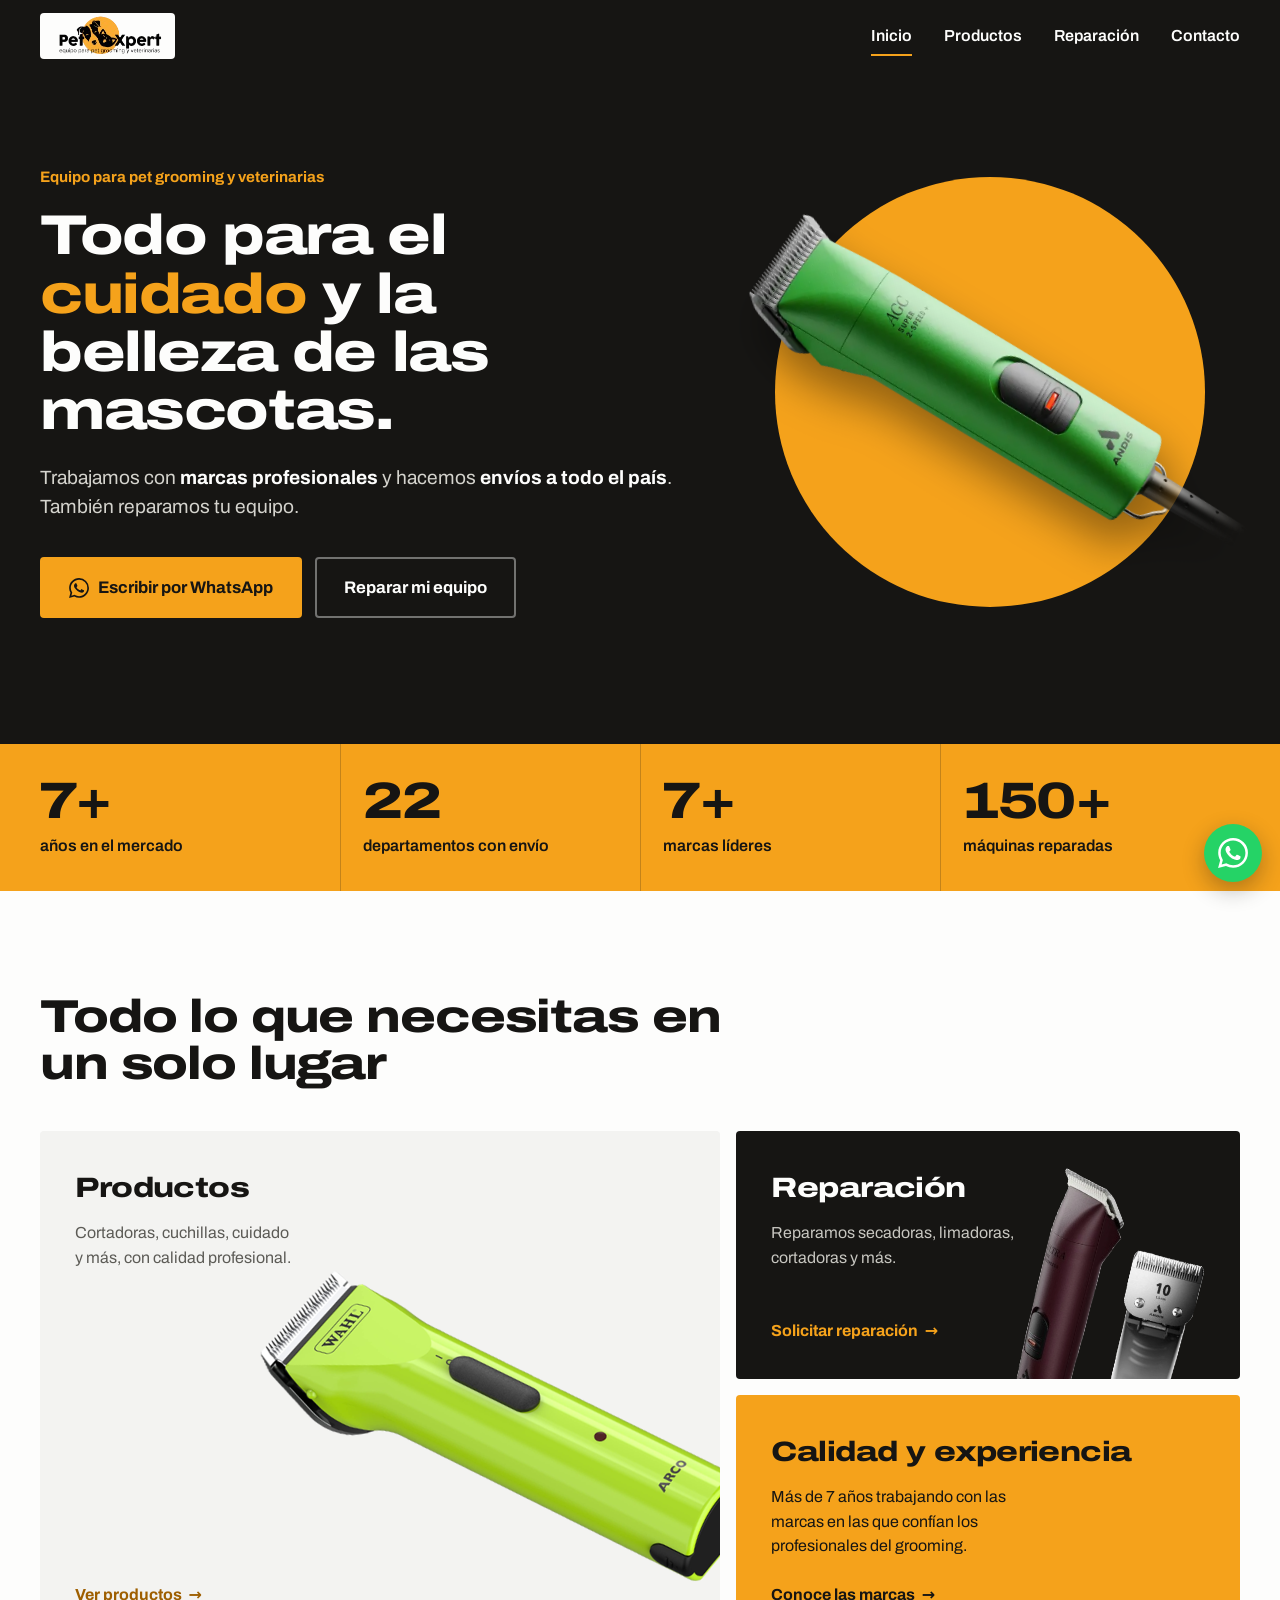
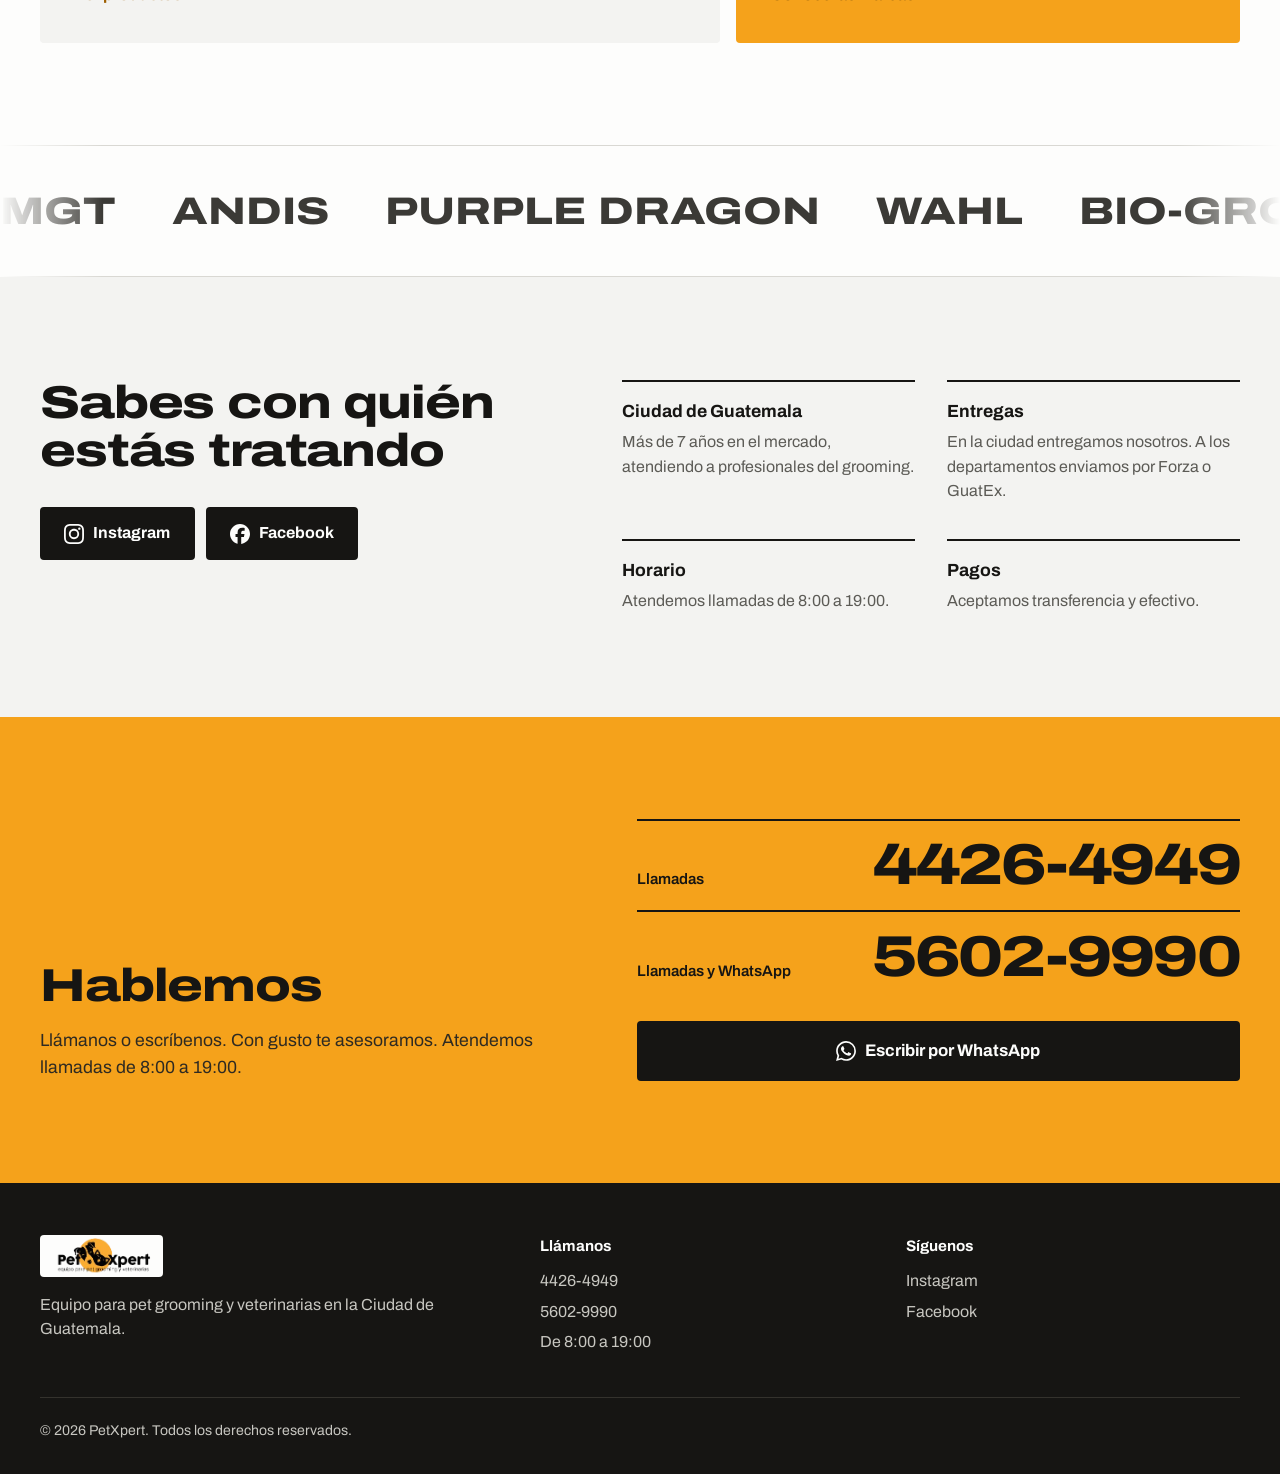
<file: petxpert-web/index.html>
<!doctype html>
<html lang="es">
<head>
  <meta charset="utf-8">
  <meta name="viewport" content="width=device-width, initial-scale=1">
  <title>PetXpert | Equipo para pet grooming y veterinarias en Guatemala</title>
  <meta name="description" content="Equipo para grooming, baño de perros y veterinaria en Guatemala. Reparación de secadoras, limadoras y cortadoras. Envíos a todo el país. Tel: 4426-4949 / 5602-9990.">
  <meta name="keywords" content="reparación, veterinaria, grooming, baño perros, secadoras, Guatemala, PetXpert, PetXpert Guatemala">
  <meta name="theme-color" content="#f5a21b">
  <link rel="icon" href="/favicon.ico" sizes="any">
  <link rel="icon" type="image/png" sizes="48x48" href="assets/icon-48.png">
  <link rel="icon" type="image/png" sizes="192x192" href="assets/icon-192.png">
  <link rel="apple-touch-icon" href="assets/apple-touch-icon.png">
  <link rel="canonical" href="https://pet-xpert.com/">
  <link rel="preload" as="image" href="assets/andis-pro.png" fetchpriority="high">
  <script>document.documentElement.classList.add("js")</script>
  <link rel="preload" href="fonts/archivo.woff2" as="font" type="font/woff2" crossorigin>
  <link rel="stylesheet" href="styles.css">
  <meta property="og:type" content="website">
  <meta property="og:title" content="PetXpert | Equipo para pet grooming y veterinarias en Guatemala">
  <meta property="og:description" content="Equipo para grooming, baño de perros y veterinaria en Guatemala. Reparación de secadoras, limadoras y cortadoras. Envíos a todo el país. Tel: 4426-4949 / 5602-9990.">
  <meta property="og:url" content="https://pet-xpert.com/">
  <meta property="og:site_name" content="PetXpert">
  <meta property="og:image" content="https://pet-xpert.com/assets/icon-512.png">
  <script type="application/ld+json">
  {
    "@context": "https://schema.org",
    "@type": "Store",
    "name": "PetXpert",
    "alternateName": "PetXpert Guatemala",
    "url": "https://pet-xpert.com/",
    "logo": "https://pet-xpert.com/assets/icon-512.png",
    "image": "https://pet-xpert.com/assets/icon-512.png",
    "description": "Equipo para pet grooming y veterinarias. Envíos a toda Guatemala. Reparación de secadoras, limadoras, cortadoras y más.",
    "telephone": ["+50244264949", "+50256029990"],
    "address": { "@type": "PostalAddress", "addressLocality": "Ciudad de Guatemala", "addressCountry": "GT" },
    "paymentAccepted": "Efectivo, transferencia",
    "sameAs": ["https://www.instagram.com/petxpertguate/", "https://www.facebook.com/PetXpertGT/"],
    "areaServed": { "@type": "Country", "name": "Guatemala" }
  }
  </script>
  <script type="application/ld+json">
  {
    "@context": "https://schema.org",
    "@type": "WebSite",
    "name": "PetXpert",
    "alternateName": "PetXpert Guatemala",
    "url": "https://pet-xpert.com/"
  }
  </script>
</head>
<body>
  <a class="skip" href="#contenido">Saltar al contenido</a>

  <header class="header" id="top">
    <div class="wrap header-row">
      <a href="index.html" class="brand" aria-label="PetXpert, inicio">
        <img src="assets/logo.png" alt="PetXpert, equipo para pet grooming y veterinarias" width="134" height="46">
      </a>
      <nav class="nav" id="nav" aria-label="Principal">
        <a href="index.html" aria-current="page">Inicio</a>
        <a href="productos.html">Productos</a>
        <a href="reparacion.html">Reparación</a>
        <a href="index.html#contacto">Contacto</a>
      </nav>
      <button class="burger" id="burger" aria-label="Abrir menú" aria-expanded="false" aria-controls="nav"><span></span><span></span><span></span></button>
    </div>
  </header>

  <main id="contenido">
    <section class="hero">
      <div class="wrap hero-grid">
        <div class="hero-copy">
          <p class="kicker reveal">Equipo para pet grooming y veterinarias</p>
          <h1 class="reveal">Todo para el <em>cuidado</em> y la belleza de las mascotas.</h1>
          <p class="lead reveal">Trabajamos con <strong>marcas profesionales</strong> y hacemos <strong>envíos a todo el país</strong>. También reparamos tu equipo.</p>
          <div class="hero-cta reveal">
            <a class="btn btn-lg" href="https://wa.me/50256029990?text=Hola%20PetXpert%2C%20quisiera%20informaci%C3%B3n" target="_blank" rel="noopener"><svg viewBox="0 0 24 24" aria-hidden="true"><path fill="currentColor" d="M17.472 14.382c-.297-.149-1.758-.867-2.03-.967-.273-.099-.471-.148-.67.15-.197.297-.767.966-.94 1.164-.173.199-.347.223-.644.075-.297-.15-1.255-.463-2.39-1.475-.883-.788-1.48-1.761-1.653-2.059-.173-.297-.018-.458.13-.606.134-.133.298-.347.446-.52.149-.174.198-.298.298-.497.099-.198.05-.371-.025-.52-.075-.149-.669-1.612-.916-2.207-.242-.579-.487-.5-.669-.51-.173-.008-.371-.01-.57-.01-.198 0-.52.074-.792.372-.272.297-1.04 1.016-1.04 2.479 0 1.462 1.065 2.875 1.213 3.074.149.198 2.096 3.2 5.077 4.487.709.306 1.262.489 1.694.625.712.227 1.36.195 1.871.118.571-.085 1.758-.719 2.006-1.413.248-.694.248-1.289.173-1.413-.074-.124-.272-.198-.57-.347m-5.421 7.403h-.004a9.87 9.87 0 01-5.031-1.378l-.361-.214-3.741.982.998-3.648-.235-.374a9.86 9.86 0 01-1.51-5.26c.001-5.45 4.436-9.884 9.888-9.884 2.64 0 5.122 1.03 6.988 2.898a9.825 9.825 0 012.893 6.994c-.003 5.45-4.437 9.884-9.885 9.884m8.413-18.297A11.815 11.815 0 0012.05 0C5.495 0 .16 5.335.157 11.892c0 2.096.547 4.142 1.588 5.945L.057 24l6.305-1.654a11.882 11.882 0 005.683 1.448h.005c6.554 0 11.89-5.335 11.893-11.893a11.821 11.821 0 00-3.48-8.413Z"/></svg>Escribir por WhatsApp</a>
            <a class="btn btn-lg btn-ghost" href="reparacion.html">Reparar mi equipo</a>
          </div>
        </div>
        <div class="hero-art" aria-hidden="true">
          <span class="disc"></span>
          <img class="hero-product" src="assets/andis-pro.png" alt="" width="780" height="920" fetchpriority="high">
        </div>
      </div>
    </section>

    <section class="stats" aria-label="PetXpert en números">
      <div class="wrap stats-grid">
        <div class="stat"><b>7+</b><span>años en el mercado</span></div>
        <div class="stat"><b>22</b><span>departamentos con envío</span></div>
        <div class="stat"><b>7+</b><span>marcas líderes</span></div>
        <div class="stat"><b>150+</b><span>máquinas reparadas</span></div>
      </div>
    </section>

    <section class="section" id="descubre">
      <div class="wrap">
        <h2 class="section-title reveal">Todo lo que necesitas en un solo lugar</h2>
        <div class="bento">
          <a class="cell cell-products reveal" href="productos.html">
            <h3>Productos</h3>
            <p>Cortadoras, cuchillas, cuidado y más, con calidad profesional.</p>
            <span class="more">Ver productos <span>→</span></span>
            <img src="assets/wahl-arco.png" alt="" width="640" height="640" loading="lazy">
          </a>
          <a class="cell cell-repair reveal" href="reparacion.html">
            <h3>Reparación</h3>
            <p>Reparamos secadoras, limadoras, cortadoras y más.</p>
            <span class="more">Solicitar reparación <span>→</span></span>
            <img src="assets/andis-proclip.png" alt="" width="351" height="407" loading="lazy">
          </a>
          <a class="cell cell-quality reveal" href="#marcas">
            <h3>Calidad y experiencia</h3>
            <p>Más de 7 años trabajando con las marcas en las que confían los profesionales del grooming.</p>
            <span class="more">Conoce las marcas <span>→</span></span>
          </a>
        </div>
      </div>
    </section>

    <section class="brands" id="marcas" aria-label="Marcas que manejamos">
      <div class="marquee-track">
        <span>MGT</span><span>ANDIS</span><span>PURPLE DRAGON</span><span>WAHL</span><span>BIO-GROOM</span><span>MIRACLE CARE</span><span>SAFARI</span>
        <span aria-hidden="true">MGT</span><span aria-hidden="true">ANDIS</span><span aria-hidden="true">PURPLE DRAGON</span><span aria-hidden="true">WAHL</span><span aria-hidden="true">BIO-GROOM</span><span aria-hidden="true">MIRACLE CARE</span><span aria-hidden="true">SAFARI</span>
        <span aria-hidden="true">MGT</span><span aria-hidden="true">ANDIS</span><span aria-hidden="true">PURPLE DRAGON</span><span aria-hidden="true">WAHL</span><span aria-hidden="true">BIO-GROOM</span><span aria-hidden="true">MIRACLE CARE</span><span aria-hidden="true">SAFARI</span>
      </div>
    </section>

    <section class="section trust">
      <div class="wrap trust-grid">
        <div class="reveal">
          <h2>Sabes con quién estás tratando</h2>
          <div class="social">
            <a class="btn btn-dark" href="https://www.instagram.com/petxpertguate/" target="_blank" rel="noopener"><svg viewBox="0 0 24 24" aria-hidden="true"><path fill="currentColor" d="M7.0301.084c-1.2768.0602-2.1487.264-2.911.5634-.7888.3075-1.4575.72-2.1228 1.3877-.6652.6677-1.075 1.3368-1.3802 2.127-.2954.7638-.4956 1.6365-.552 2.914-.0564 1.2775-.0689 1.6882-.0626 4.947.0062 3.2586.0206 3.6671.0825 4.9473.061 1.2765.264 2.1482.5635 2.9107.308.7889.72 1.4573 1.388 2.1228.6679.6655 1.3365 1.0743 2.1285 1.38.7632.295 1.6361.4961 2.9134.552 1.2773.056 1.6884.069 4.9462.0627 3.2578-.0062 3.668-.0207 4.9478-.0814 1.28-.0607 2.147-.2652 2.9098-.5633.7889-.3086 1.4578-.72 2.1228-1.3881.665-.6682 1.0745-1.3378 1.3795-2.1284.2957-.7632.4966-1.636.552-2.9124.056-1.2809.0692-1.6898.063-4.948-.0063-3.2583-.021-3.6668-.0817-4.9465-.0607-1.2797-.264-2.1487-.5633-2.9117-.3084-.7889-.72-1.4568-1.3876-2.1228C21.2982 1.33 20.628.9208 19.8378.6165 19.074.321 18.2017.1197 16.9244.0645 15.6471.0093 15.236-.005 11.977.0014 8.718.0076 8.31.0215 7.0301.0839m.1402 21.6932c-1.17-.0509-1.8053-.2453-2.2287-.408-.5606-.216-.96-.4771-1.3819-.895-.422-.4178-.6811-.8186-.9-1.378-.1644-.4234-.3624-1.058-.4171-2.228-.0595-1.2645-.072-1.6442-.079-4.848-.007-3.2037.0053-3.583.0607-4.848.05-1.169.2456-1.805.408-2.2282.216-.5613.4762-.96.895-1.3816.4188-.4217.8184-.6814 1.3783-.9003.423-.1651 1.0575-.3614 2.227-.4171 1.2655-.06 1.6447-.072 4.848-.079 3.2033-.007 3.5835.005 4.8495.0608 1.169.0508 1.8053.2445 2.228.408.5608.216.96.4754 1.3816.895.4217.4194.6816.8176.9005 1.3787.1653.4217.3617 1.056.4169 2.2263.0602 1.2655.0739 1.645.0796 4.848.0058 3.203-.0055 3.5834-.061 4.848-.051 1.17-.245 1.8055-.408 2.2294-.216.5604-.4763.96-.8954 1.3814-.419.4215-.8181.6811-1.3783.9-.4224.1649-1.0577.3617-2.2262.4174-1.2656.0595-1.6448.072-4.8493.079-3.2045.007-3.5825-.006-4.848-.0608M16.953 5.5864A1.44 1.44 0 1 0 18.39 4.144a1.44 1.44 0 0 0-1.437 1.4424M5.8385 12.012c.0067 3.4032 2.7706 6.1557 6.173 6.1493 3.4026-.0065 6.157-2.7701 6.1506-6.1733-.0065-3.4032-2.771-6.1565-6.174-6.1498-3.403.0067-6.156 2.771-6.1496 6.1738M8 12.0077a4 4 0 1 1 4.008 3.9921A3.9996 3.9996 0 0 1 8 12.0077"/></svg>Instagram</a>
            <a class="btn btn-dark" href="https://www.facebook.com/PetXpertGT/" target="_blank" rel="noopener"><svg viewBox="0 0 24 24" aria-hidden="true"><path fill="currentColor" d="M9.101 23.691v-7.98H6.627v-3.667h2.474v-1.58c0-4.085 1.848-5.978 5.858-5.978.401 0 .955.042 1.468.103a8.68 8.68 0 0 1 1.141.195v3.325a8.623 8.623 0 0 0-.653-.036 26.805 26.805 0 0 0-.733-.009c-.707 0-1.259.096-1.675.309a1.686 1.686 0 0 0-.679.622c-.258.42-.374.995-.374 1.752v1.297h3.919l-.386 2.103-.287 1.564h-3.246v8.245C19.396 23.238 24 18.179 24 12.044c0-6.627-5.373-12-12-12s-12 5.373-12 12c0 5.628 3.874 10.35 9.101 11.647Z"/></svg>Facebook</a>
          </div>
        </div>
        <dl class="facts">
          <div class="reveal"><dt>Ciudad de Guatemala</dt><dd>Más de 7 años en el mercado, atendiendo a profesionales del grooming.</dd></div>
          <div class="reveal"><dt>Entregas</dt><dd>En la ciudad entregamos nosotros. A los departamentos enviamos por Forza o GuatEx.</dd></div>
          <div class="reveal"><dt>Horario</dt><dd>Atendemos llamadas de 8:00 a 19:00.</dd></div>
          <div class="reveal"><dt>Pagos</dt><dd>Aceptamos transferencia y efectivo.</dd></div>
        </dl>
      </div>
    </section>

    <section class="section contact" id="contacto">
      <div class="wrap contact-grid">
        <div class="intro reveal">
          <h2>Hablemos</h2>
          <p>Llámanos o escríbenos. Con gusto te asesoramos. Atendemos llamadas de 8:00 a 19:00.</p>
        </div>
        <div class="phones reveal">
          <a class="phone" href="tel:+50244264949"><small>Llamadas</small><b>4426-4949</b></a>
          <a class="phone" href="tel:+50256029990"><small>Llamadas y WhatsApp</small><b>5602-9990</b></a>
          <a class="btn btn-lg btn-dark" href="https://wa.me/50256029990?text=Hola%20PetXpert%2C%20quisiera%20informaci%C3%B3n" target="_blank" rel="noopener"><svg viewBox="0 0 24 24" aria-hidden="true"><path fill="currentColor" d="M17.472 14.382c-.297-.149-1.758-.867-2.03-.967-.273-.099-.471-.148-.67.15-.197.297-.767.966-.94 1.164-.173.199-.347.223-.644.075-.297-.15-1.255-.463-2.39-1.475-.883-.788-1.48-1.761-1.653-2.059-.173-.297-.018-.458.13-.606.134-.133.298-.347.446-.52.149-.174.198-.298.298-.497.099-.198.05-.371-.025-.52-.075-.149-.669-1.612-.916-2.207-.242-.579-.487-.5-.669-.51-.173-.008-.371-.01-.57-.01-.198 0-.52.074-.792.372-.272.297-1.04 1.016-1.04 2.479 0 1.462 1.065 2.875 1.213 3.074.149.198 2.096 3.2 5.077 4.487.709.306 1.262.489 1.694.625.712.227 1.36.195 1.871.118.571-.085 1.758-.719 2.006-1.413.248-.694.248-1.289.173-1.413-.074-.124-.272-.198-.57-.347m-5.421 7.403h-.004a9.87 9.87 0 01-5.031-1.378l-.361-.214-3.741.982.998-3.648-.235-.374a9.86 9.86 0 01-1.51-5.26c.001-5.45 4.436-9.884 9.888-9.884 2.64 0 5.122 1.03 6.988 2.898a9.825 9.825 0 012.893 6.994c-.003 5.45-4.437 9.884-9.885 9.884m8.413-18.297A11.815 11.815 0 0012.05 0C5.495 0 .16 5.335.157 11.892c0 2.096.547 4.142 1.588 5.945L.057 24l6.305-1.654a11.882 11.882 0 005.683 1.448h.005c6.554 0 11.89-5.335 11.893-11.893a11.821 11.821 0 00-3.48-8.413Z"/></svg>Escribir por WhatsApp</a>
        </div>
      </div>
    </section>
  </main>

  <footer class="footer">
    <div class="wrap">
      <div class="footer-grid">
        <div>
          <img src="assets/logo.png" alt="PetXpert" width="123" height="42" loading="lazy">
          <p>Equipo para pet grooming y veterinarias en la Ciudad de Guatemala.</p>
        </div>
        <div>
          <h3>Llámanos</h3>
          <ul>
            <li><a href="tel:+50244264949">4426-4949</a></li>
            <li><a href="tel:+50256029990">5602-9990</a></li>
            <li>De 8:00 a 19:00</li>
          </ul>
        </div>
        <div>
          <h3>Síguenos</h3>
          <ul>
            <li><a href="https://www.instagram.com/petxpertguate/" target="_blank" rel="noopener">Instagram</a></li>
            <li><a href="https://www.facebook.com/PetXpertGT/" target="_blank" rel="noopener">Facebook</a></li>
          </ul>
        </div>
      </div>
      <p class="footer-base">© <span id="year">2026</span> PetXpert. Todos los derechos reservados.</p>
    </div>
  </footer>

  <a class="wa-float" href="https://wa.me/50256029990?text=Hola%20PetXpert%2C%20quisiera%20informaci%C3%B3n" target="_blank" rel="noopener" aria-label="Escribir por WhatsApp">
    <svg viewBox="0 0 24 24" aria-hidden="true"><path fill="currentColor" d="M17.472 14.382c-.297-.149-1.758-.867-2.03-.967-.273-.099-.471-.148-.67.15-.197.297-.767.966-.94 1.164-.173.199-.347.223-.644.075-.297-.15-1.255-.463-2.39-1.475-.883-.788-1.48-1.761-1.653-2.059-.173-.297-.018-.458.13-.606.134-.133.298-.347.446-.52.149-.174.198-.298.298-.497.099-.198.05-.371-.025-.52-.075-.149-.669-1.612-.916-2.207-.242-.579-.487-.5-.669-.51-.173-.008-.371-.01-.57-.01-.198 0-.52.074-.792.372-.272.297-1.04 1.016-1.04 2.479 0 1.462 1.065 2.875 1.213 3.074.149.198 2.096 3.2 5.077 4.487.709.306 1.262.489 1.694.625.712.227 1.36.195 1.871.118.571-.085 1.758-.719 2.006-1.413.248-.694.248-1.289.173-1.413-.074-.124-.272-.198-.57-.347m-5.421 7.403h-.004a9.87 9.87 0 01-5.031-1.378l-.361-.214-3.741.982.998-3.648-.235-.374a9.86 9.86 0 01-1.51-5.26c.001-5.45 4.436-9.884 9.888-9.884 2.64 0 5.122 1.03 6.988 2.898a9.825 9.825 0 012.893 6.994c-.003 5.45-4.437 9.884-9.885 9.884m8.413-18.297A11.815 11.815 0 0012.05 0C5.495 0 .16 5.335.157 11.892c0 2.096.547 4.142 1.588 5.945L.057 24l6.305-1.654a11.882 11.882 0 005.683 1.448h.005c6.554 0 11.89-5.335 11.893-11.893a11.821 11.821 0 00-3.48-8.413Z"/></svg>
  </a>

  <script src="main.js" defer></script>
</body>
</html>
</file>
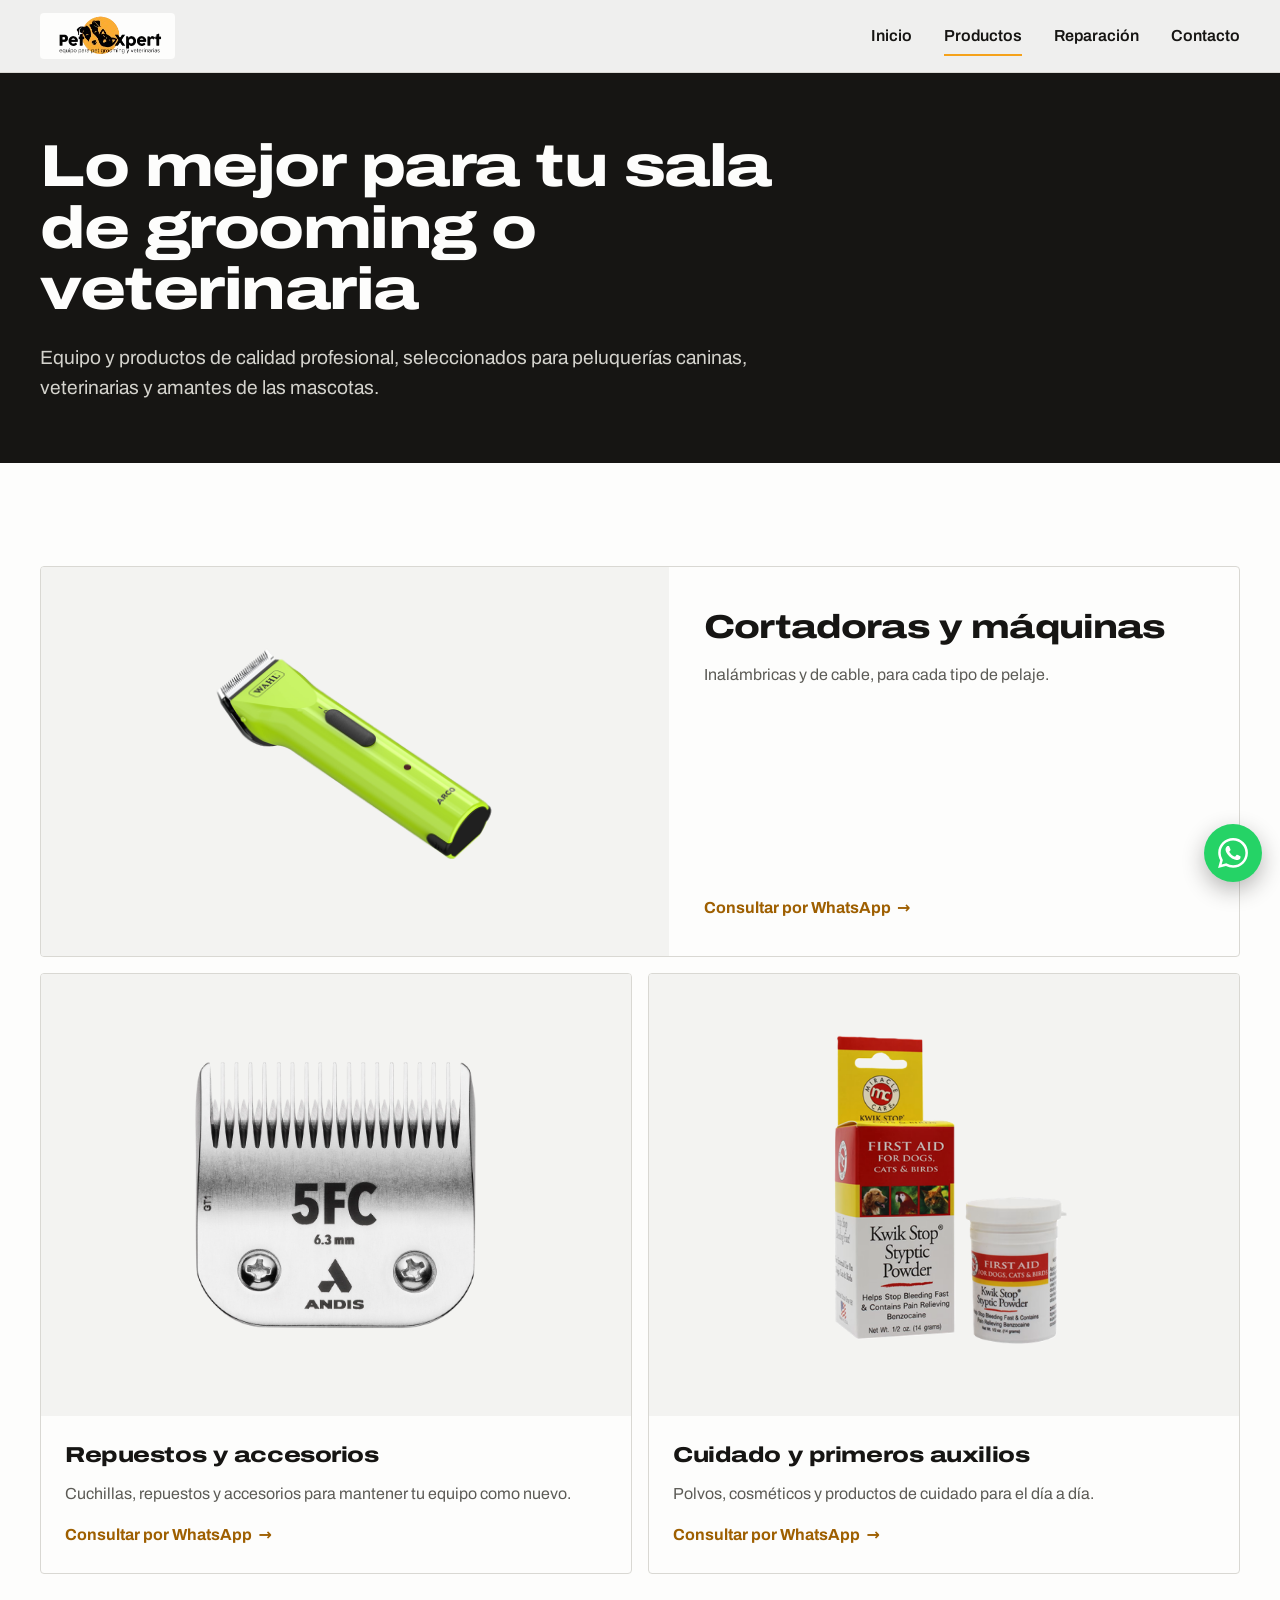
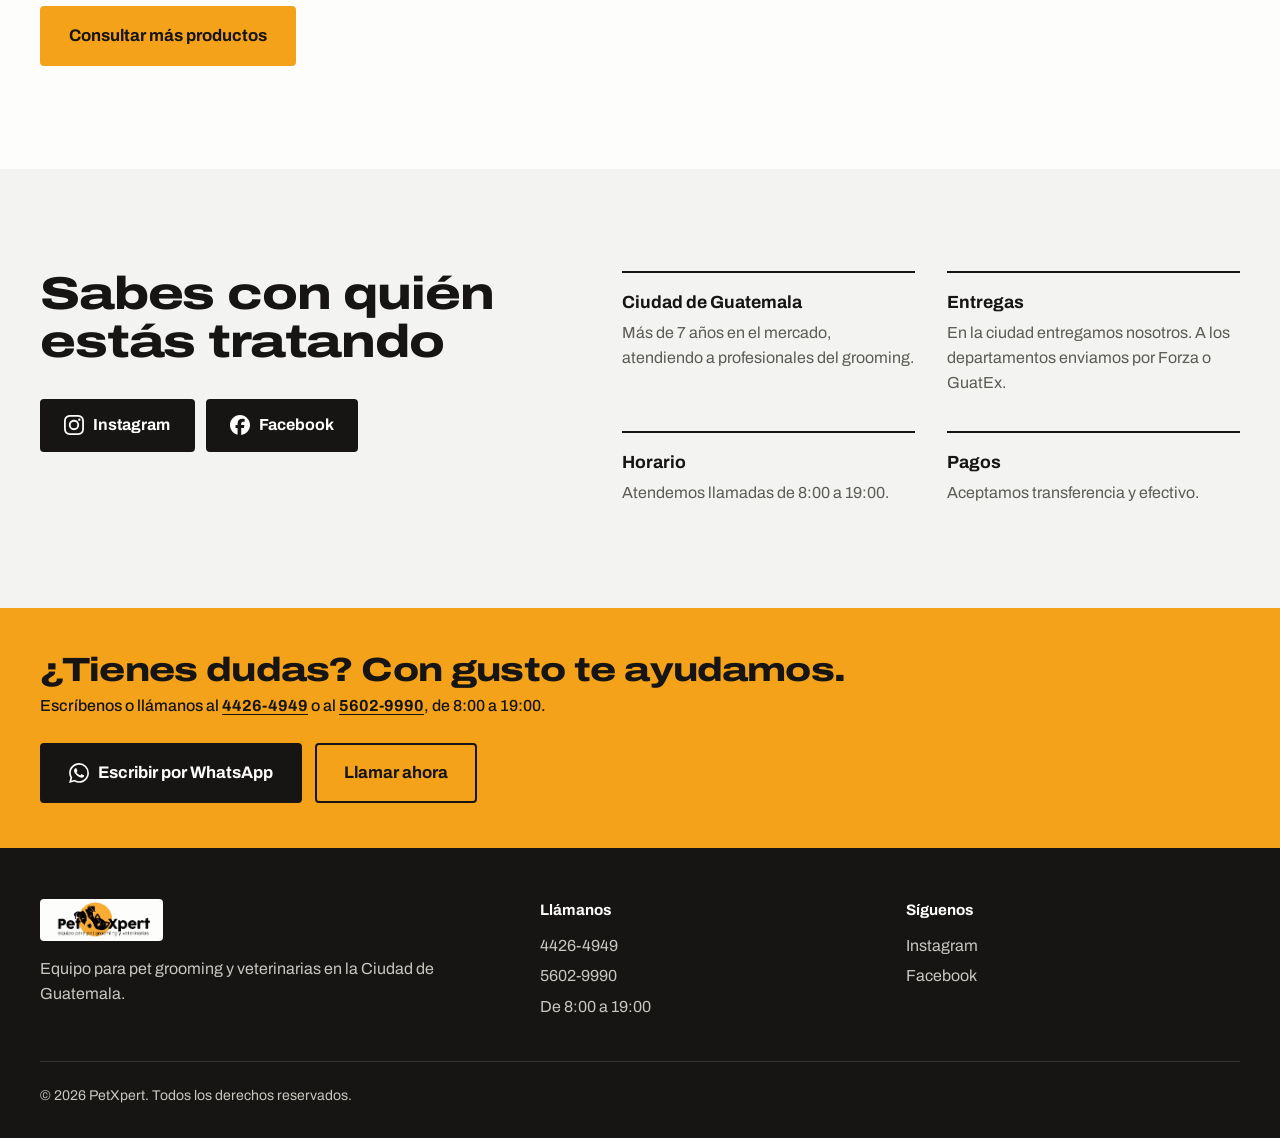
<file: petxpert-web/productos.html>
<!doctype html>
<html lang="es">
<head>
  <meta charset="utf-8">
  <meta name="viewport" content="width=device-width, initial-scale=1">
  <title>Productos | PetXpert</title>
  <meta name="description" content="Cortadoras, cuchillas, secadoras y productos para grooming, baño de perros y veterinaria. Calidad profesional con envíos a toda Guatemala.">
  <meta name="keywords" content="reparación, veterinaria, grooming, baño perros, secadoras, Guatemala, PetXpert, PetXpert Guatemala">
  <meta name="theme-color" content="#f5a21b">
  <link rel="icon" href="/favicon.ico" sizes="any">
  <link rel="icon" type="image/png" sizes="48x48" href="assets/icon-48.png">
  <link rel="icon" type="image/png" sizes="192x192" href="assets/icon-192.png">
  <link rel="apple-touch-icon" href="assets/apple-touch-icon.png">
  <link rel="canonical" href="https://pet-xpert.com/productos.html">
  <script>document.documentElement.classList.add("js")</script>
  <link rel="preload" href="fonts/archivo.woff2" as="font" type="font/woff2" crossorigin>
  <link rel="stylesheet" href="styles.css">
  <meta property="og:type" content="website">
  <meta property="og:title" content="Productos | PetXpert">
  <meta property="og:description" content="Cortadoras, cuchillas, secadoras y productos para grooming, baño de perros y veterinaria. Calidad profesional con envíos a toda Guatemala.">
  <meta property="og:url" content="https://pet-xpert.com/productos.html">
  <meta property="og:site_name" content="PetXpert">
  <meta property="og:image" content="https://pet-xpert.com/assets/icon-512.png">
</head>
<body>
  <a class="skip" href="#contenido">Saltar al contenido</a>

  <header class="header" id="top">
    <div class="wrap header-row">
      <a href="index.html" class="brand" aria-label="PetXpert, inicio">
        <img src="assets/logo.png" alt="PetXpert, equipo para pet grooming y veterinarias" width="134" height="46">
      </a>
      <nav class="nav" id="nav" aria-label="Principal">
        <a href="index.html">Inicio</a>
        <a href="productos.html" aria-current="page">Productos</a>
        <a href="reparacion.html">Reparación</a>
        <a href="index.html#contacto">Contacto</a>
      </nav>
      <button class="burger" id="burger" aria-label="Abrir menú" aria-expanded="false" aria-controls="nav"><span></span><span></span><span></span></button>
    </div>
  </header>

  <main id="contenido">
    <section class="page-hero">
      <div class="wrap">
        <h1 class="reveal">Lo mejor para tu sala de grooming o veterinaria</h1>
        <p class="lead reveal">Equipo y productos de calidad profesional, seleccionados para peluquerías caninas, veterinarias y amantes de las mascotas.</p>
      </div>
    </section>

    <section class="section" id="productos">
      <div class="wrap">
        <div class="catalog">
          <article class="item item-wide reveal">
            <div class="item-img"><img src="assets/wahl-arco.png" alt="Cortadora Wahl Arco" width="640" height="640" loading="lazy"></div>
            <div class="item-body">
              <h3>Cortadoras y máquinas</h3>
              <p>Inalámbricas y de cable, para cada tipo de pelaje.</p>
              <a class="more" href="https://wa.me/50256029990?text=Hola%20PetXpert%2C%20quisiera%20informaci%C3%B3n%20sobre%20cortadoras%20y%20m%C3%A1quinas" target="_blank" rel="noopener">Consultar por WhatsApp <span>→</span></a>
            </div>
          </article>
          <article class="item reveal">
            <div class="item-img"><img src="assets/cuchilla5fc.png" alt="Cuchilla para cortadora" width="780" height="920" loading="lazy"></div>
            <div class="item-body">
              <h3>Repuestos y accesorios</h3>
              <p>Cuchillas, repuestos y accesorios para mantener tu equipo como nuevo.</p>
              <a class="more" href="https://wa.me/50256029990?text=Hola%20PetXpert%2C%20quisiera%20informaci%C3%B3n%20sobre%20repuestos%20y%20accesorios" target="_blank" rel="noopener">Consultar por WhatsApp <span>→</span></a>
            </div>
          </article>
          <article class="item reveal">
            <div class="item-img"><img src="assets/sty-powder.png" alt="Polvo hemostático Kwik Stop" width="480" height="480" loading="lazy"></div>
            <div class="item-body">
              <h3>Cuidado y primeros auxilios</h3>
              <p>Polvos, cosméticos y productos de cuidado para el día a día.</p>
              <a class="more" href="https://wa.me/50256029990?text=Hola%20PetXpert%2C%20quisiera%20informaci%C3%B3n%20sobre%20productos%20de%20cuidado%20y%20primeros%20auxilios" target="_blank" rel="noopener">Consultar por WhatsApp <span>→</span></a>
            </div>
          </article>
        </div>
        <p class="catalog-more reveal"><a class="btn btn-lg" href="https://wa.me/50256029990?text=Hola%20PetXpert%2C%20quisiera%20consultar%20por%20m%C3%A1s%20productos" target="_blank" rel="noopener">Consultar más productos</a></p>
      </div>
    </section>

    <section class="section trust">
      <div class="wrap trust-grid">
        <div class="reveal">
          <h2>Sabes con quién estás tratando</h2>
          <div class="social">
            <a class="btn btn-dark" href="https://www.instagram.com/petxpertguate/" target="_blank" rel="noopener"><svg viewBox="0 0 24 24" aria-hidden="true"><path fill="currentColor" d="M7.0301.084c-1.2768.0602-2.1487.264-2.911.5634-.7888.3075-1.4575.72-2.1228 1.3877-.6652.6677-1.075 1.3368-1.3802 2.127-.2954.7638-.4956 1.6365-.552 2.914-.0564 1.2775-.0689 1.6882-.0626 4.947.0062 3.2586.0206 3.6671.0825 4.9473.061 1.2765.264 2.1482.5635 2.9107.308.7889.72 1.4573 1.388 2.1228.6679.6655 1.3365 1.0743 2.1285 1.38.7632.295 1.6361.4961 2.9134.552 1.2773.056 1.6884.069 4.9462.0627 3.2578-.0062 3.668-.0207 4.9478-.0814 1.28-.0607 2.147-.2652 2.9098-.5633.7889-.3086 1.4578-.72 2.1228-1.3881.665-.6682 1.0745-1.3378 1.3795-2.1284.2957-.7632.4966-1.636.552-2.9124.056-1.2809.0692-1.6898.063-4.948-.0063-3.2583-.021-3.6668-.0817-4.9465-.0607-1.2797-.264-2.1487-.5633-2.9117-.3084-.7889-.72-1.4568-1.3876-2.1228C21.2982 1.33 20.628.9208 19.8378.6165 19.074.321 18.2017.1197 16.9244.0645 15.6471.0093 15.236-.005 11.977.0014 8.718.0076 8.31.0215 7.0301.0839m.1402 21.6932c-1.17-.0509-1.8053-.2453-2.2287-.408-.5606-.216-.96-.4771-1.3819-.895-.422-.4178-.6811-.8186-.9-1.378-.1644-.4234-.3624-1.058-.4171-2.228-.0595-1.2645-.072-1.6442-.079-4.848-.007-3.2037.0053-3.583.0607-4.848.05-1.169.2456-1.805.408-2.2282.216-.5613.4762-.96.895-1.3816.4188-.4217.8184-.6814 1.3783-.9003.423-.1651 1.0575-.3614 2.227-.4171 1.2655-.06 1.6447-.072 4.848-.079 3.2033-.007 3.5835.005 4.8495.0608 1.169.0508 1.8053.2445 2.228.408.5608.216.96.4754 1.3816.895.4217.4194.6816.8176.9005 1.3787.1653.4217.3617 1.056.4169 2.2263.0602 1.2655.0739 1.645.0796 4.848.0058 3.203-.0055 3.5834-.061 4.848-.051 1.17-.245 1.8055-.408 2.2294-.216.5604-.4763.96-.8954 1.3814-.419.4215-.8181.6811-1.3783.9-.4224.1649-1.0577.3617-2.2262.4174-1.2656.0595-1.6448.072-4.8493.079-3.2045.007-3.5825-.006-4.848-.0608M16.953 5.5864A1.44 1.44 0 1 0 18.39 4.144a1.44 1.44 0 0 0-1.437 1.4424M5.8385 12.012c.0067 3.4032 2.7706 6.1557 6.173 6.1493 3.4026-.0065 6.157-2.7701 6.1506-6.1733-.0065-3.4032-2.771-6.1565-6.174-6.1498-3.403.0067-6.156 2.771-6.1496 6.1738M8 12.0077a4 4 0 1 1 4.008 3.9921A3.9996 3.9996 0 0 1 8 12.0077"/></svg>Instagram</a>
            <a class="btn btn-dark" href="https://www.facebook.com/PetXpertGT/" target="_blank" rel="noopener"><svg viewBox="0 0 24 24" aria-hidden="true"><path fill="currentColor" d="M9.101 23.691v-7.98H6.627v-3.667h2.474v-1.58c0-4.085 1.848-5.978 5.858-5.978.401 0 .955.042 1.468.103a8.68 8.68 0 0 1 1.141.195v3.325a8.623 8.623 0 0 0-.653-.036 26.805 26.805 0 0 0-.733-.009c-.707 0-1.259.096-1.675.309a1.686 1.686 0 0 0-.679.622c-.258.42-.374.995-.374 1.752v1.297h3.919l-.386 2.103-.287 1.564h-3.246v8.245C19.396 23.238 24 18.179 24 12.044c0-6.627-5.373-12-12-12s-12 5.373-12 12c0 5.628 3.874 10.35 9.101 11.647Z"/></svg>Facebook</a>
          </div>
        </div>
        <dl class="facts">
          <div class="reveal"><dt>Ciudad de Guatemala</dt><dd>Más de 7 años en el mercado, atendiendo a profesionales del grooming.</dd></div>
          <div class="reveal"><dt>Entregas</dt><dd>En la ciudad entregamos nosotros. A los departamentos enviamos por Forza o GuatEx.</dd></div>
          <div class="reveal"><dt>Horario</dt><dd>Atendemos llamadas de 8:00 a 19:00.</dd></div>
          <div class="reveal"><dt>Pagos</dt><dd>Aceptamos transferencia y efectivo.</dd></div>
        </dl>
      </div>
    </section>

    <section class="cta-strip">
      <div class="wrap cta-row">
        <div>
          <h2>¿Tienes dudas? Con gusto te ayudamos.</h2>
          <p>Escríbenos o llámanos al <a href="tel:+50244264949">4426-4949</a> o al <a href="tel:+50256029990">5602-9990</a>, de 8:00 a 19:00.</p>
        </div>
        <div class="cta-btns">
          <a class="btn btn-lg btn-dark" href="https://wa.me/50256029990?text=Hola%20PetXpert%2C%20quisiera%20informaci%C3%B3n" target="_blank" rel="noopener"><svg viewBox="0 0 24 24" aria-hidden="true"><path fill="currentColor" d="M17.472 14.382c-.297-.149-1.758-.867-2.03-.967-.273-.099-.471-.148-.67.15-.197.297-.767.966-.94 1.164-.173.199-.347.223-.644.075-.297-.15-1.255-.463-2.39-1.475-.883-.788-1.48-1.761-1.653-2.059-.173-.297-.018-.458.13-.606.134-.133.298-.347.446-.52.149-.174.198-.298.298-.497.099-.198.05-.371-.025-.52-.075-.149-.669-1.612-.916-2.207-.242-.579-.487-.5-.669-.51-.173-.008-.371-.01-.57-.01-.198 0-.52.074-.792.372-.272.297-1.04 1.016-1.04 2.479 0 1.462 1.065 2.875 1.213 3.074.149.198 2.096 3.2 5.077 4.487.709.306 1.262.489 1.694.625.712.227 1.36.195 1.871.118.571-.085 1.758-.719 2.006-1.413.248-.694.248-1.289.173-1.413-.074-.124-.272-.198-.57-.347m-5.421 7.403h-.004a9.87 9.87 0 01-5.031-1.378l-.361-.214-3.741.982.998-3.648-.235-.374a9.86 9.86 0 01-1.51-5.26c.001-5.45 4.436-9.884 9.888-9.884 2.64 0 5.122 1.03 6.988 2.898a9.825 9.825 0 012.893 6.994c-.003 5.45-4.437 9.884-9.885 9.884m8.413-18.297A11.815 11.815 0 0012.05 0C5.495 0 .16 5.335.157 11.892c0 2.096.547 4.142 1.588 5.945L.057 24l6.305-1.654a11.882 11.882 0 005.683 1.448h.005c6.554 0 11.89-5.335 11.893-11.893a11.821 11.821 0 00-3.48-8.413Z"/></svg>Escribir por WhatsApp</a>
          <a class="btn btn-lg btn-line" href="tel:+50244264949">Llamar ahora</a>
        </div>
      </div>
    </section>
  </main>

  <footer class="footer">
    <div class="wrap">
      <div class="footer-grid">
        <div>
          <img src="assets/logo.png" alt="PetXpert" width="123" height="42" loading="lazy">
          <p>Equipo para pet grooming y veterinarias en la Ciudad de Guatemala.</p>
        </div>
        <div>
          <h3>Llámanos</h3>
          <ul>
            <li><a href="tel:+50244264949">4426-4949</a></li>
            <li><a href="tel:+50256029990">5602-9990</a></li>
            <li>De 8:00 a 19:00</li>
          </ul>
        </div>
        <div>
          <h3>Síguenos</h3>
          <ul>
            <li><a href="https://www.instagram.com/petxpertguate/" target="_blank" rel="noopener">Instagram</a></li>
            <li><a href="https://www.facebook.com/PetXpertGT/" target="_blank" rel="noopener">Facebook</a></li>
          </ul>
        </div>
      </div>
      <p class="footer-base">© <span id="year">2026</span> PetXpert. Todos los derechos reservados.</p>
    </div>
  </footer>

  <a class="wa-float" href="https://wa.me/50256029990?text=Hola%20PetXpert%2C%20quisiera%20informaci%C3%B3n" target="_blank" rel="noopener" aria-label="Escribir por WhatsApp">
    <svg viewBox="0 0 24 24" aria-hidden="true"><path fill="currentColor" d="M17.472 14.382c-.297-.149-1.758-.867-2.03-.967-.273-.099-.471-.148-.67.15-.197.297-.767.966-.94 1.164-.173.199-.347.223-.644.075-.297-.15-1.255-.463-2.39-1.475-.883-.788-1.48-1.761-1.653-2.059-.173-.297-.018-.458.13-.606.134-.133.298-.347.446-.52.149-.174.198-.298.298-.497.099-.198.05-.371-.025-.52-.075-.149-.669-1.612-.916-2.207-.242-.579-.487-.5-.669-.51-.173-.008-.371-.01-.57-.01-.198 0-.52.074-.792.372-.272.297-1.04 1.016-1.04 2.479 0 1.462 1.065 2.875 1.213 3.074.149.198 2.096 3.2 5.077 4.487.709.306 1.262.489 1.694.625.712.227 1.36.195 1.871.118.571-.085 1.758-.719 2.006-1.413.248-.694.248-1.289.173-1.413-.074-.124-.272-.198-.57-.347m-5.421 7.403h-.004a9.87 9.87 0 01-5.031-1.378l-.361-.214-3.741.982.998-3.648-.235-.374a9.86 9.86 0 01-1.51-5.26c.001-5.45 4.436-9.884 9.888-9.884 2.64 0 5.122 1.03 6.988 2.898a9.825 9.825 0 012.893 6.994c-.003 5.45-4.437 9.884-9.885 9.884m8.413-18.297A11.815 11.815 0 0012.05 0C5.495 0 .16 5.335.157 11.892c0 2.096.547 4.142 1.588 5.945L.057 24l6.305-1.654a11.882 11.882 0 005.683 1.448h.005c6.554 0 11.89-5.335 11.893-11.893a11.821 11.821 0 00-3.48-8.413Z"/></svg>
  </a>

  <script src="main.js" defer></script>
</body>
</html>
</file>
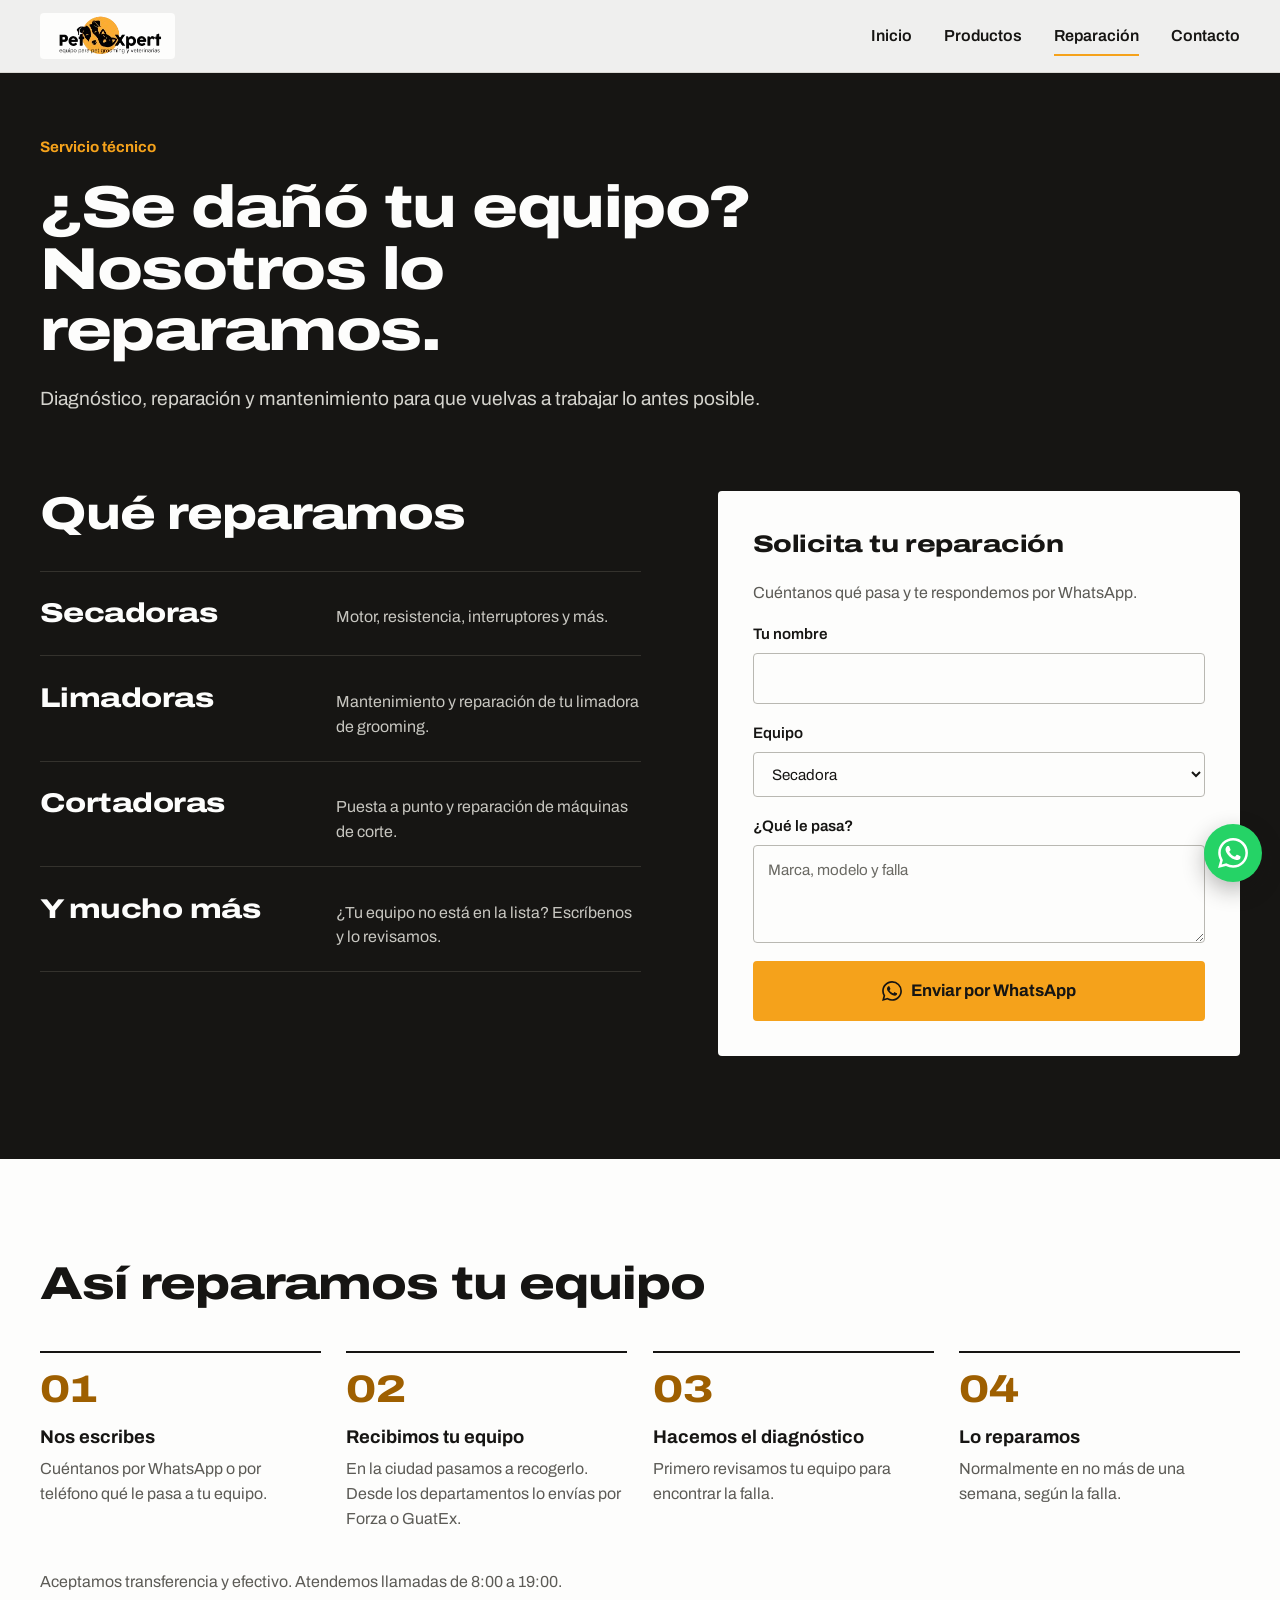
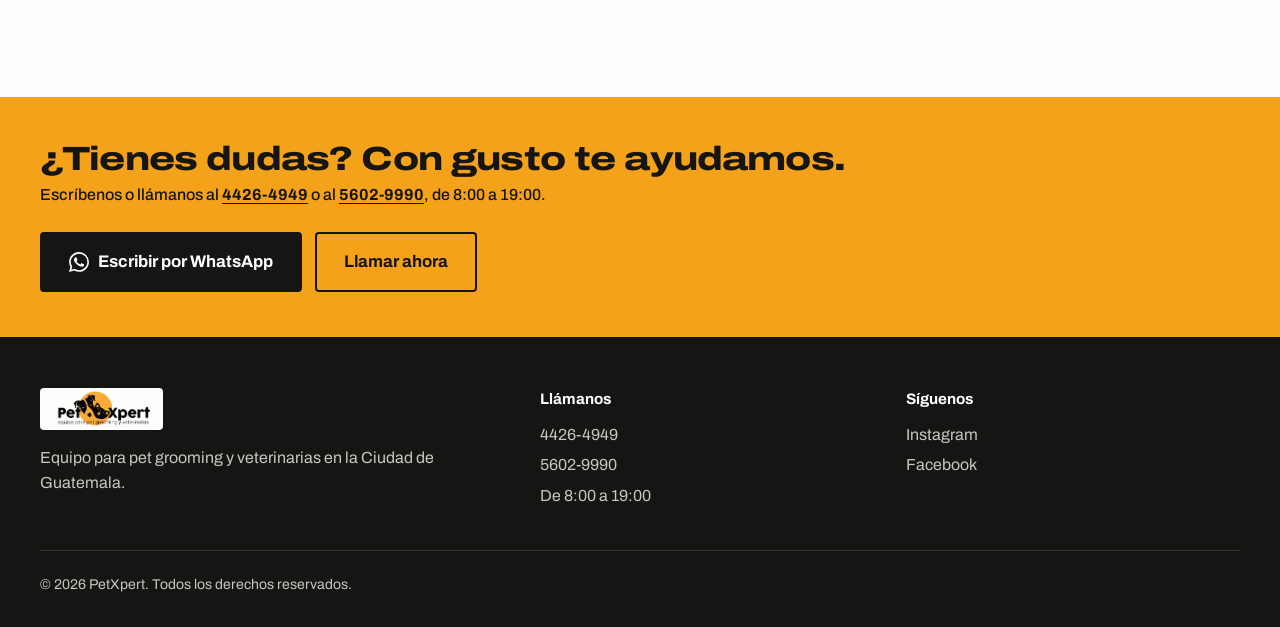
<file: petxpert-web/reparacion.html>
<!doctype html>
<html lang="es">
<head>
  <meta charset="utf-8">
  <meta name="viewport" content="width=device-width, initial-scale=1">
  <title>Reparación de equipo | PetXpert</title>
  <meta name="description" content="Reparación de secadoras, limadoras y cortadoras de grooming y veterinaria en Guatemala. Diagnóstico y mantenimiento. Solicita tu reparación por WhatsApp.">
  <meta name="keywords" content="reparación, veterinaria, grooming, baño perros, secadoras, Guatemala, PetXpert, PetXpert Guatemala">
  <meta name="theme-color" content="#f5a21b">
  <link rel="icon" href="/favicon.ico" sizes="any">
  <link rel="icon" type="image/png" sizes="48x48" href="assets/icon-48.png">
  <link rel="icon" type="image/png" sizes="192x192" href="assets/icon-192.png">
  <link rel="apple-touch-icon" href="assets/apple-touch-icon.png">
  <link rel="canonical" href="https://pet-xpert.com/reparacion.html">
  <script>document.documentElement.classList.add("js")</script>
  <link rel="preload" href="fonts/archivo.woff2" as="font" type="font/woff2" crossorigin>
  <link rel="stylesheet" href="styles.css">
  <meta property="og:type" content="website">
  <meta property="og:title" content="Reparación de equipo | PetXpert">
  <meta property="og:description" content="Reparación de secadoras, limadoras y cortadoras de grooming y veterinaria en Guatemala. Diagnóstico y mantenimiento. Solicita tu reparación por WhatsApp.">
  <meta property="og:url" content="https://pet-xpert.com/reparacion.html">
  <meta property="og:site_name" content="PetXpert">
  <meta property="og:image" content="https://pet-xpert.com/assets/icon-512.png">
</head>
<body>
  <a class="skip" href="#contenido">Saltar al contenido</a>

  <header class="header" id="top">
    <div class="wrap header-row">
      <a href="index.html" class="brand" aria-label="PetXpert, inicio">
        <img src="assets/logo.png" alt="PetXpert, equipo para pet grooming y veterinarias" width="134" height="46">
      </a>
      <nav class="nav" id="nav" aria-label="Principal">
        <a href="index.html">Inicio</a>
        <a href="productos.html">Productos</a>
        <a href="reparacion.html" aria-current="page">Reparación</a>
        <a href="index.html#contacto">Contacto</a>
      </nav>
      <button class="burger" id="burger" aria-label="Abrir menú" aria-expanded="false" aria-controls="nav"><span></span><span></span><span></span></button>
    </div>
  </header>

  <main id="contenido">
    <section class="page-hero">
      <div class="wrap">
        <p class="kicker reveal">Servicio técnico</p>
        <h1 class="reveal">¿Se dañó tu equipo? Nosotros lo reparamos.</h1>
        <p class="lead reveal">Diagnóstico, reparación y mantenimiento para que vuelvas a trabajar lo antes posible.</p>
      </div>
    </section>

    <section class="section dark" id="reparacion">
      <div class="wrap repair-grid">
        <div class="reveal">
          <h2>Qué reparamos</h2>
          <ul class="repair-list">
            <li><h3>Secadoras</h3><p>Motor, resistencia, interruptores y más.</p></li>
            <li><h3>Limadoras</h3><p>Mantenimiento y reparación de tu limadora de grooming.</p></li>
            <li><h3>Cortadoras</h3><p>Puesta a punto y reparación de máquinas de corte.</p></li>
            <li><h3>Y mucho más</h3><p>¿Tu equipo no está en la lista? Escríbenos y lo revisamos.</p></li>
          </ul>
        </div>

        <form class="quote reveal" id="quoteForm" novalidate>
          <h3>Solicita tu reparación</h3>
          <p class="muted">Cuéntanos qué pasa y te respondemos por WhatsApp.</p>
          <label>Tu nombre
            <input name="nombre" autocomplete="name" required aria-describedby="quoteErr">
          </label>
          <label>Equipo
            <select name="equipo">
              <option>Secadora</option>
              <option>Limadora</option>
              <option>Cortadora</option>
              <option>Otro</option>
            </select>
          </label>
          <label>¿Qué le pasa?
            <textarea name="detalle" rows="3" placeholder="Marca, modelo y falla"></textarea>
          </label>
          <p class="err" id="quoteErr" role="alert" hidden>Escribe tu nombre para continuar.</p>
          <button class="btn btn-lg" type="submit"><svg viewBox="0 0 24 24" aria-hidden="true"><path fill="currentColor" d="M17.472 14.382c-.297-.149-1.758-.867-2.03-.967-.273-.099-.471-.148-.67.15-.197.297-.767.966-.94 1.164-.173.199-.347.223-.644.075-.297-.15-1.255-.463-2.39-1.475-.883-.788-1.48-1.761-1.653-2.059-.173-.297-.018-.458.13-.606.134-.133.298-.347.446-.52.149-.174.198-.298.298-.497.099-.198.05-.371-.025-.52-.075-.149-.669-1.612-.916-2.207-.242-.579-.487-.5-.669-.51-.173-.008-.371-.01-.57-.01-.198 0-.52.074-.792.372-.272.297-1.04 1.016-1.04 2.479 0 1.462 1.065 2.875 1.213 3.074.149.198 2.096 3.2 5.077 4.487.709.306 1.262.489 1.694.625.712.227 1.36.195 1.871.118.571-.085 1.758-.719 2.006-1.413.248-.694.248-1.289.173-1.413-.074-.124-.272-.198-.57-.347m-5.421 7.403h-.004a9.87 9.87 0 01-5.031-1.378l-.361-.214-3.741.982.998-3.648-.235-.374a9.86 9.86 0 01-1.51-5.26c.001-5.45 4.436-9.884 9.888-9.884 2.64 0 5.122 1.03 6.988 2.898a9.825 9.825 0 012.893 6.994c-.003 5.45-4.437 9.884-9.885 9.884m8.413-18.297A11.815 11.815 0 0012.05 0C5.495 0 .16 5.335.157 11.892c0 2.096.547 4.142 1.588 5.945L.057 24l6.305-1.654a11.882 11.882 0 005.683 1.448h.005c6.554 0 11.89-5.335 11.893-11.893a11.821 11.821 0 00-3.48-8.413Z"/></svg>Enviar por WhatsApp</button>
        </form>
      </div>
    </section>

    <section class="section">
      <div class="wrap">
        <h2 class="section-title reveal">Así reparamos tu equipo</h2>
        <ol class="process">
          <li class="reveal"><h3>Nos escribes</h3><p>Cuéntanos por WhatsApp o por teléfono qué le pasa a tu equipo.</p></li>
          <li class="reveal"><h3>Recibimos tu equipo</h3><p>En la ciudad pasamos a recogerlo. Desde los departamentos lo envías por Forza o GuatEx.</p></li>
          <li class="reveal"><h3>Hacemos el diagnóstico</h3><p>Primero revisamos tu equipo para encontrar la falla.</p></li>
          <li class="reveal"><h3>Lo reparamos</h3><p>Normalmente en no más de una semana, según la falla.</p></li>
        </ol>
        <p class="process-note muted reveal">Aceptamos transferencia y efectivo. Atendemos llamadas de 8:00 a 19:00.</p>
      </div>
    </section>

    <section class="cta-strip">
      <div class="wrap cta-row">
        <div>
          <h2>¿Tienes dudas? Con gusto te ayudamos.</h2>
          <p>Escríbenos o llámanos al <a href="tel:+50244264949">4426-4949</a> o al <a href="tel:+50256029990">5602-9990</a>, de 8:00 a 19:00.</p>
        </div>
        <div class="cta-btns">
          <a class="btn btn-lg btn-dark" href="https://wa.me/50256029990?text=Hola%20PetXpert%2C%20quisiera%20informaci%C3%B3n" target="_blank" rel="noopener"><svg viewBox="0 0 24 24" aria-hidden="true"><path fill="currentColor" d="M17.472 14.382c-.297-.149-1.758-.867-2.03-.967-.273-.099-.471-.148-.67.15-.197.297-.767.966-.94 1.164-.173.199-.347.223-.644.075-.297-.15-1.255-.463-2.39-1.475-.883-.788-1.48-1.761-1.653-2.059-.173-.297-.018-.458.13-.606.134-.133.298-.347.446-.52.149-.174.198-.298.298-.497.099-.198.05-.371-.025-.52-.075-.149-.669-1.612-.916-2.207-.242-.579-.487-.5-.669-.51-.173-.008-.371-.01-.57-.01-.198 0-.52.074-.792.372-.272.297-1.04 1.016-1.04 2.479 0 1.462 1.065 2.875 1.213 3.074.149.198 2.096 3.2 5.077 4.487.709.306 1.262.489 1.694.625.712.227 1.36.195 1.871.118.571-.085 1.758-.719 2.006-1.413.248-.694.248-1.289.173-1.413-.074-.124-.272-.198-.57-.347m-5.421 7.403h-.004a9.87 9.87 0 01-5.031-1.378l-.361-.214-3.741.982.998-3.648-.235-.374a9.86 9.86 0 01-1.51-5.26c.001-5.45 4.436-9.884 9.888-9.884 2.64 0 5.122 1.03 6.988 2.898a9.825 9.825 0 012.893 6.994c-.003 5.45-4.437 9.884-9.885 9.884m8.413-18.297A11.815 11.815 0 0012.05 0C5.495 0 .16 5.335.157 11.892c0 2.096.547 4.142 1.588 5.945L.057 24l6.305-1.654a11.882 11.882 0 005.683 1.448h.005c6.554 0 11.89-5.335 11.893-11.893a11.821 11.821 0 00-3.48-8.413Z"/></svg>Escribir por WhatsApp</a>
          <a class="btn btn-lg btn-line" href="tel:+50244264949">Llamar ahora</a>
        </div>
      </div>
    </section>
  </main>

  <footer class="footer">
    <div class="wrap">
      <div class="footer-grid">
        <div>
          <img src="assets/logo.png" alt="PetXpert" width="123" height="42" loading="lazy">
          <p>Equipo para pet grooming y veterinarias en la Ciudad de Guatemala.</p>
        </div>
        <div>
          <h3>Llámanos</h3>
          <ul>
            <li><a href="tel:+50244264949">4426-4949</a></li>
            <li><a href="tel:+50256029990">5602-9990</a></li>
            <li>De 8:00 a 19:00</li>
          </ul>
        </div>
        <div>
          <h3>Síguenos</h3>
          <ul>
            <li><a href="https://www.instagram.com/petxpertguate/" target="_blank" rel="noopener">Instagram</a></li>
            <li><a href="https://www.facebook.com/PetXpertGT/" target="_blank" rel="noopener">Facebook</a></li>
          </ul>
        </div>
      </div>
      <p class="footer-base">© <span id="year">2026</span> PetXpert. Todos los derechos reservados.</p>
    </div>
  </footer>

  <a class="wa-float" href="https://wa.me/50256029990?text=Hola%20PetXpert%2C%20quisiera%20informaci%C3%B3n" target="_blank" rel="noopener" aria-label="Escribir por WhatsApp">
    <svg viewBox="0 0 24 24" aria-hidden="true"><path fill="currentColor" d="M17.472 14.382c-.297-.149-1.758-.867-2.03-.967-.273-.099-.471-.148-.67.15-.197.297-.767.966-.94 1.164-.173.199-.347.223-.644.075-.297-.15-1.255-.463-2.39-1.475-.883-.788-1.48-1.761-1.653-2.059-.173-.297-.018-.458.13-.606.134-.133.298-.347.446-.52.149-.174.198-.298.298-.497.099-.198.05-.371-.025-.52-.075-.149-.669-1.612-.916-2.207-.242-.579-.487-.5-.669-.51-.173-.008-.371-.01-.57-.01-.198 0-.52.074-.792.372-.272.297-1.04 1.016-1.04 2.479 0 1.462 1.065 2.875 1.213 3.074.149.198 2.096 3.2 5.077 4.487.709.306 1.262.489 1.694.625.712.227 1.36.195 1.871.118.571-.085 1.758-.719 2.006-1.413.248-.694.248-1.289.173-1.413-.074-.124-.272-.198-.57-.347m-5.421 7.403h-.004a9.87 9.87 0 01-5.031-1.378l-.361-.214-3.741.982.998-3.648-.235-.374a9.86 9.86 0 01-1.51-5.26c.001-5.45 4.436-9.884 9.888-9.884 2.64 0 5.122 1.03 6.988 2.898a9.825 9.825 0 012.893 6.994c-.003 5.45-4.437 9.884-9.885 9.884m8.413-18.297A11.815 11.815 0 0012.05 0C5.495 0 .16 5.335.157 11.892c0 2.096.547 4.142 1.588 5.945L.057 24l6.305-1.654a11.882 11.882 0 005.683 1.448h.005c6.554 0 11.89-5.335 11.893-11.893a11.821 11.821 0 00-3.48-8.413Z"/></svg>
  </a>

  <script src="main.js" defer></script>
</body>
</html>
</file>
<file: petxpert-web/styles.css>
/* Archivo (SIL OFL, see fonts/OFL.txt), variable weight 100-900 and width 62-125% */
@font-face {
  font-family: 'Archivo';
  src: url('fonts/archivo.woff2') format('woff2');
  font-weight: 100 900;
  font-stretch: 62% 125%;
  font-style: normal;
  font-display: swap;
}

:root {
  --orange: #f5a21b;
  --orange-dark: #9e5f00;   /* text-safe orange: 4.6:1 on paper, 5:1 on white */
  --ink: #161513;
  --ink-2: #22211e;
  --ink-line: #34322d;
  --paper: #f3f3f1;
  --white: #fdfdfc;
  --muted: #5c5b56;
  --line: #d9d8d3;
  --wa: #25d366;
  --r: 4px;                 /* one corner radius for the whole site */
  --wide: 125%;
  --ease: cubic-bezier(.16, 1, .3, 1);
}
*, *::before, *::after { box-sizing: border-box; }
html { scroll-behavior: smooth; scroll-padding-top: 80px; }
body {
  margin: 0; color: var(--ink); background: var(--white); line-height: 1.55;
  font-family: 'Archivo', system-ui, -apple-system, 'Segoe UI', Roboto, Arial, sans-serif;
  -webkit-font-smoothing: antialiased;
}
img { max-width: 100%; display: block; }
a { color: inherit; text-decoration: none; }
h1, h2, h3, p, dl, dd { margin: 0; }
h1, h2 { font-stretch: var(--wide); font-weight: 800; line-height: 1.04; letter-spacing: -0.025em; }
h2 { font-size: clamp(1.8rem, 3.6vw, 2.9rem); }
h3 { font-weight: 700; }
:focus-visible { outline: 3px solid var(--orange); outline-offset: 3px; }
.wrap { width: min(1200px, 100% - 2.5rem); margin-inline: auto; }
.skip { position: absolute; left: -999px; top: 0; background: var(--orange); padding: .6rem 1rem; z-index: 100; }
.skip:focus { left: 0; }
.muted { color: var(--muted); }

/* ---------- buttons ---------- */
.btn {
  display: inline-flex; align-items: center; justify-content: center; gap: .55rem; cursor: pointer; white-space: nowrap;
  font: inherit; font-weight: 700; border: 2px solid var(--orange); border-radius: var(--r);
  background: var(--orange); color: var(--ink); padding: .75rem 1.4rem;
  transition: background-color .2s, border-color .2s, color .2s, transform .15s var(--ease);
}
.btn:hover { background: #ffb43d; border-color: #ffb43d; }
.btn:active { transform: translateY(1px); }
.btn-lg { padding: .95rem 1.7rem; font-size: 1.05rem; }
.btn-ghost { background: transparent; color: var(--white); border-color: rgb(253 253 252 / 40%); }
.btn-ghost:hover { background: var(--white); color: var(--ink); border-color: var(--white); }
.btn-dark { background: var(--ink); border-color: var(--ink); color: var(--white); }
.btn-dark:hover { background: var(--ink-2); border-color: var(--ink-2); }
.btn-line { background: transparent; color: var(--ink); border-color: var(--ink); }
.btn-line:hover { background: var(--ink); color: var(--white); }
.btn svg { width: 20px; height: 20px; flex: none; }

/* text link with arrow */
.more { display: inline-flex; gap: .4rem; font-weight: 700; color: var(--orange-dark); }
.more span { transition: transform .25s var(--ease); }
a:hover > .more span, .more:hover span { transform: translateX(4px); }

/* ---------- header ---------- */
.header { position: sticky; top: 0; z-index: 50; margin-bottom: -72px; transition: background-color .25s, box-shadow .25s; }
.header.solid { background: rgb(253 253 252 / 94%); backdrop-filter: blur(10px); box-shadow: 0 1px 0 var(--line); }
.header-row { display: flex; align-items: center; justify-content: space-between; height: 72px; }
.brand img { height: 46px; width: auto; background: var(--white); border-radius: var(--r); padding: 2px 6px; }
.nav { display: flex; align-items: center; gap: 2rem; }
.nav a { font-weight: 600; color: var(--white); position: relative; padding: .3rem 0; transition: color .2s; }
.header.solid .nav a { color: var(--ink); }
.nav a::after { content: ''; position: absolute; left: 0; right: 0; bottom: -3px; height: 2px; background: var(--orange); transform: scaleX(0); transform-origin: left; transition: transform .3s var(--ease); }
.nav a:hover::after, .nav a[aria-current='page']::after { transform: scaleX(1); }
.burger { display: none; background: none; border: 0; width: 44px; height: 44px; cursor: pointer; flex-direction: column; justify-content: center; align-items: center; gap: 5px; }
.burger span { width: 24px; height: 2.5px; background: var(--white); transition: transform .25s, opacity .2s, background-color .2s; }
.header.solid .burger span { background: var(--ink); }

/* ---------- home hero ---------- */
.hero { background: var(--ink); color: var(--white); overflow: hidden; padding: 7rem 0 4.5rem; }
.hero-grid { display: grid; grid-template-columns: 1.12fr .88fr; gap: 3rem; align-items: center; min-height: min(560px, 72dvh); }
.kicker { color: var(--orange); font-weight: 700; font-size: .95rem; margin-bottom: 1.1rem; }
.hero h1 { font-size: clamp(2.2rem, 4.4vw, 3.5rem); }
.hero h1 em { font-style: normal; color: var(--orange); }
.lead { margin-top: 1.4rem; font-size: clamp(1.05rem, 1.5vw, 1.22rem); color: #d4d3cd; max-width: 34em; }
.lead strong { color: var(--white); font-weight: 700; }
.hero-cta { display: flex; gap: .8rem; flex-wrap: wrap; margin-top: 2.2rem; }
.hero-art { position: relative; aspect-ratio: 1; width: min(100%, 500px); justify-self: end; }
.disc { position: absolute; inset: 7%; border-radius: 50%; background: var(--orange); }
.hero-product {
  position: absolute; left: 50%; top: 50%; width: 92%; height: auto; translate: -50% -50%; rotate: -14deg;
  filter: drop-shadow(0 28px 22px rgb(0 0 0 / 40%));
}

/* ---------- inner page hero ---------- */
.page-hero { background: var(--ink); color: var(--white); padding: 8.5rem 0 3.8rem; }
.page-hero h1 { font-size: clamp(2.1rem, 5vw, 3.7rem); max-width: 17ch; }
.page-hero .lead { max-width: 38em; }

/* ---------- stats band ---------- */
.stats { background: var(--orange); }
.stats-grid { display: grid; grid-template-columns: repeat(4, 1fr); }
.stat { padding: 2rem 1.4rem; border-left: 1px solid rgb(22 21 19 / 22%); }
.stat:first-child { border-left: 0; padding-left: 0; }
.stat b { display: block; font-stretch: var(--wide); font-weight: 800; font-size: clamp(2.2rem, 4vw, 3.3rem); line-height: 1; letter-spacing: -0.03em; }
.stat span { display: block; margin-top: .45rem; font-weight: 600; }

/* ---------- sections ---------- */
.section { padding: clamp(4rem, 8vw, 6.5rem) 0; }
.section-title { max-width: 20ch; margin-bottom: 2.6rem; }

/* home: asymmetric grid of three destinations */
.bento { display: grid; grid-template-columns: 1.35fr 1fr; grid-template-rows: auto auto; gap: 1rem; }
.cell { position: relative; overflow: hidden; border-radius: var(--r); padding: clamp(1.5rem, 3vw, 2.2rem); display: flex; flex-direction: column; gap: .7rem; min-height: 15rem; }
.cell > :not(img) { position: relative; z-index: 1; }
.cell h3 { font-stretch: var(--wide); font-weight: 800; font-size: clamp(1.35rem, 2.2vw, 1.75rem); letter-spacing: -0.02em; }
.cell p { max-width: 30ch; }
.cell .more { margin-top: auto; }
.cell img { position: absolute; height: auto; pointer-events: none; transition: transform .6s var(--ease); }
.cell:hover img { transform: translate(-6px, -6px) rotate(-3deg); }
.cell-products { grid-row: span 2; background: var(--paper); min-height: 32rem; }
.cell-products p { color: var(--muted); }
.cell-products img { width: 78%; right: -8%; bottom: -12%; rotate: -8deg; }
.cell-products p { max-width: 24ch; }
.cell-products .more { position: relative; z-index: 1; }
.cell-repair { background: var(--ink); color: var(--white); padding-right: 42%; }
.cell-repair p { color: #c7c6c0; }
.cell-repair .more { color: var(--orange); }
.cell-repair img { width: 40%; right: 2%; bottom: -14%; rotate: 14deg; }
.cell-quality { background: var(--orange); }
.cell-quality .more { color: var(--ink); }

/* brands marquee (the only marquee on the site) */
.brands { border-block: 1px solid var(--line); overflow: hidden; padding: 2.2rem 0;
  mask-image: linear-gradient(90deg, transparent, #000 8%, #000 92%, transparent); -webkit-mask-image: linear-gradient(90deg, transparent, #000 8%, #000 92%, transparent); }
.marquee-track { display: flex; width: max-content; gap: 3.5rem; animation: scrollx 36s linear infinite; }
.brands:hover .marquee-track { animation-play-state: paused; }
.marquee-track span { font-stretch: var(--wide); font-size: clamp(1.5rem, 3.2vw, 2.4rem); font-weight: 800; color: #3b3a36; white-space: nowrap; transition: color .2s; }
.marquee-track span:hover { color: var(--orange-dark); }
@keyframes scrollx { to { transform: translateX(-33.333%); } }

/* trust: heading column + facts */
.trust { background: var(--paper); }
.trust-grid { display: grid; grid-template-columns: .9fr 1.1fr; gap: clamp(2rem, 6vw, 5rem); align-items: start; }
.trust-grid h2 { max-width: 14ch; }
.facts { display: grid; grid-template-columns: 1fr 1fr; gap: 2.2rem 2rem; }
.facts div { border-top: 2px solid var(--ink); padding-top: 1rem; }
.facts dt { font-weight: 700; font-size: 1.1rem; margin-bottom: .3rem; }
.facts dd { color: var(--muted); }
.social { display: flex; gap: .7rem; flex-wrap: wrap; margin-top: 2rem; }

/* contact */
.contact { background: var(--orange); }
.contact-grid { display: grid; grid-template-columns: 1fr 1.1fr; gap: 3rem; align-items: end; }
.contact .intro p { margin-top: 1rem; font-size: 1.1rem; max-width: 30em; color: #2e2a22; }
.phones { display: grid; }
.phone { display: flex; justify-content: space-between; align-items: baseline; gap: 1rem; padding: .9rem 0; border-top: 2px solid var(--ink); }
.phone small { font-weight: 600; font-size: .95rem; }
.phone b { font-stretch: var(--wide); font-weight: 800; font-size: clamp(2.1rem, 5vw, 3.6rem); line-height: 1.05; letter-spacing: -0.03em; font-variant-numeric: tabular-nums; transition: transform .3s var(--ease); }
.phone:hover b { transform: translateX(-6px); }
.phones .btn { margin-top: 1.2rem; }

/* products page */
.catalog { display: grid; grid-template-columns: repeat(2, 1fr); gap: 1rem; }
.item { display: grid; grid-template-rows: auto 1fr; border: 1px solid var(--line); border-radius: var(--r); overflow: hidden; background: var(--white); }
.item-img { background: var(--paper); aspect-ratio: 4 / 3; display: grid; place-items: center; overflow: hidden; }
.item-img img { width: 62%; height: 80%; object-fit: contain; transition: transform .6s var(--ease); }
.item:hover .item-img img { transform: scale(1.05) rotate(-3deg); }
.item-body { padding: 1.4rem 1.5rem 1.6rem; display: flex; flex-direction: column; gap: .6rem; }
.item h3 { font-stretch: var(--wide); font-weight: 800; font-size: 1.35rem; letter-spacing: -0.02em; }
.item p { color: var(--muted); }
.item .more { margin-top: auto; padding-top: .4rem; }
.item-wide { grid-column: 1 / -1; grid-template-rows: none; grid-template-columns: 1.1fr 1fr; }
.item-wide .item-img { aspect-ratio: auto; min-height: 20rem; }
.item-wide .item-body { justify-content: center; padding: 2.2rem; }
.item-wide h3 { font-size: clamp(1.5rem, 2.6vw, 2.1rem); }
.catalog-more { margin-top: 2rem; }

/* repair page */
.dark { background: var(--ink); color: var(--white); }
.page-hero + .dark { padding-top: 1rem; }
.repair-grid { display: grid; grid-template-columns: 1.15fr 1fr; gap: clamp(2rem, 6vw, 5rem); align-items: start; }
.repair-list { list-style: none; padding: 0; margin: 2rem 0 0; }
.repair-list li { display: grid; grid-template-columns: minmax(0, 17rem) 1fr; gap: .4rem 1.5rem; align-items: baseline; padding: 1.3rem 0; border-top: 1px solid var(--ink-line); }
.repair-list li:last-child { border-bottom: 1px solid var(--ink-line); }
.repair-list h3 { font-stretch: var(--wide); font-weight: 800; font-size: clamp(1.35rem, 2.2vw, 1.7rem); letter-spacing: -0.02em; transition: color .2s; }
.repair-list li:hover h3 { color: var(--orange); }
.repair-list p { color: #c7c6c0; }
.quote { background: var(--white); color: var(--ink); border-radius: var(--r); padding: clamp(1.5rem, 3vw, 2.2rem); display: flex; flex-direction: column; gap: 1.1rem; }
.quote h3 { font-stretch: var(--wide); font-weight: 800; font-size: 1.5rem; letter-spacing: -0.02em; }
.quote label { display: flex; flex-direction: column; gap: .4rem; font-weight: 600; font-size: .95rem; }
.quote input, .quote select, .quote textarea { font: inherit; font-weight: 400; padding: .8rem .9rem; border: 1.5px solid #b9b8b2; border-radius: var(--r); background: var(--white); color: var(--ink); resize: vertical; }
.quote ::placeholder { color: #6b6a64; }
.quote input:focus, .quote select:focus, .quote textarea:focus { outline: 0; border-color: var(--ink); box-shadow: 0 0 0 3px var(--orange); }
.err { color: #b3261e; font-weight: 600; font-size: .92rem; }

.process { list-style: none; padding: 0; margin: 0; display: grid; grid-template-columns: repeat(4, 1fr); gap: 1.6rem; counter-reset: step; }
.process li { border-top: 2px solid var(--ink); padding-top: 1.1rem; counter-increment: step; }
.process li::before { content: counter(step, decimal-leading-zero); display: block; font-stretch: var(--wide); font-weight: 800; font-size: 2.4rem; line-height: 1; color: var(--orange-dark); margin-bottom: .9rem; }
.process h3 { font-size: 1.15rem; margin-bottom: .35rem; }
.process p { color: var(--muted); }
.process-note { margin-top: 2.4rem; }

/* call-to-action band */
.cta-strip { background: var(--orange); padding: 2.8rem 0; }
.cta-row { display: flex; align-items: center; justify-content: space-between; gap: 1.5rem 3rem; flex-wrap: wrap; }
.cta-strip h2 { font-size: clamp(1.4rem, 3vw, 2.1rem); }
.cta-strip p { margin-top: .4rem; font-weight: 500; }
.cta-strip p a { font-weight: 700; text-decoration: underline; text-underline-offset: 3px; }
.cta-btns { display: flex; gap: .8rem; flex-wrap: wrap; }

/* footer */
.footer { background: var(--ink); color: #c7c6c0; padding: 3.2rem 0 2rem; }
.footer-grid { display: grid; grid-template-columns: 1.4fr 1fr 1fr; gap: 2rem; }
.footer img { background: var(--white); border-radius: var(--r); padding: 2px 6px; height: 42px; width: auto; margin-bottom: 1rem; }
.footer h3 { color: var(--white); font-size: .95rem; margin-bottom: .7rem; }
.footer ul { list-style: none; padding: 0; margin: 0; display: grid; gap: .35rem; }
.footer a:hover { color: var(--orange); }
.footer-base { margin-top: 2.6rem; padding-top: 1.4rem; border-top: 1px solid var(--ink-line); font-size: .88rem; }

/* WhatsApp shortcut: the one circular element, matching the app icon */
.wa-float { position: fixed; right: 18px; bottom: 18px; z-index: 60; width: 58px; height: 58px; border-radius: 50%; background: var(--wa); color: #fff; display: grid; place-items: center; box-shadow: 0 8px 22px rgb(22 21 19 / 30%); transition: transform .2s var(--ease); }
.wa-float:hover { transform: scale(1.06); }
.wa-float svg { width: 30px; height: 30px; }

/* ---------- motion ---------- */
@view-transition { navigation: auto; }
@media (prefers-reduced-motion: no-preference) {
  .js .reveal { opacity: 0; transform: translateY(24px); transition: opacity .8s var(--ease), transform .8s var(--ease); transition-delay: var(--d, 0s); }
  .js .reveal.in { opacity: 1; transform: none; }
  .hero-product { animation: arrive 1.1s var(--ease) both .15s; }
  .disc { animation: grow .9s var(--ease) both; }
  @keyframes arrive { from { opacity: 0; translate: -40% -42%; rotate: -26deg; } }
  @keyframes grow { from { transform: scale(.85); opacity: 0; } }
}
@media (prefers-reduced-motion: reduce) {
  html { scroll-behavior: auto; }
  .marquee-track { animation: none; flex-wrap: wrap; width: auto; justify-content: center; gap: 1rem 2.5rem; }
  .marquee-track [aria-hidden] { display: none; }
  .brands { mask-image: none; -webkit-mask-image: none; }
  * { transition-duration: 0s !important; }
}

/* ---------- responsive ---------- */
@media (max-width: 900px) {
  .hero { padding-top: 6rem; }
  .hero-grid, .repair-grid, .contact-grid, .trust-grid { grid-template-columns: 1fr; }
  .hero-grid { min-height: 0; gap: 1.5rem; }
  .hero-art { order: -1; width: min(72%, 360px); justify-self: center; }
  .page-hero { padding-top: 7rem; }
  .stats-grid { grid-template-columns: repeat(2, 1fr); }
  .stat { padding: 1.4rem 1rem; }
  .stat:nth-child(odd) { border-left: 0; padding-left: 0; }
  .stat:nth-child(n+3) { border-top: 1px solid rgb(22 21 19 / 22%); }
  .process { grid-template-columns: repeat(2, 1fr); }
  .quote { order: -1; }
  .footer-grid { grid-template-columns: 1fr 1fr; }
  .footer-grid > :first-child { grid-column: 1 / -1; }
  .burger { display: flex; }
  .nav {
    position: fixed; inset: 72px 0 auto 0; background: var(--ink); flex-direction: column; align-items: stretch; gap: 0;
    padding: .5rem 1.25rem 1.2rem; transform: translateY(-130%); transition: transform .35s var(--ease); z-index: -1;
  }
  .nav.open { transform: none; }
  .nav a, .header.solid .nav a { color: var(--white); padding: 1rem 0; border-bottom: 1px solid var(--ink-line); }
  .nav a::after { display: none; }
  .nav a[aria-current='page'] { color: var(--orange); }
  .burger.open span:nth-child(1) { transform: translateY(7.5px) rotate(45deg); }
  .burger.open span:nth-child(2) { opacity: 0; }
  .burger.open span:nth-child(3) { transform: translateY(-7.5px) rotate(-45deg); }
}
@media (max-width: 760px) {
  .bento { grid-template-columns: 1fr; }
  .cell-products { grid-row: auto; min-height: 26rem; }
  .cell-products img { width: 72%; right: -10%; bottom: -10%; }
  .cell-products p { max-width: 20ch; }
  .catalog { grid-template-columns: 1fr; }
  .item-wide { grid-template-columns: 1fr; }
  .item-wide .item-img { min-height: 0; aspect-ratio: 4 / 3; }
  .item-wide .item-body { padding: 1.4rem 1.5rem 1.6rem; }
  .facts { grid-template-columns: 1fr; gap: 1.6rem; }
  .repair-list li { grid-template-columns: 1fr; }
}
@media (max-width: 560px) {
  .hero-cta .btn, .cta-btns .btn { width: 100%; }
  .cell-repair { padding-right: clamp(1.5rem, 3vw, 2.2rem); padding-bottom: 9rem; }
  .cell-repair img { width: 34%; }
  .process { grid-template-columns: 1fr; }
  .phone { flex-direction: column; gap: 0; }
  .footer-grid { grid-template-columns: 1fr; }
}
</file>
